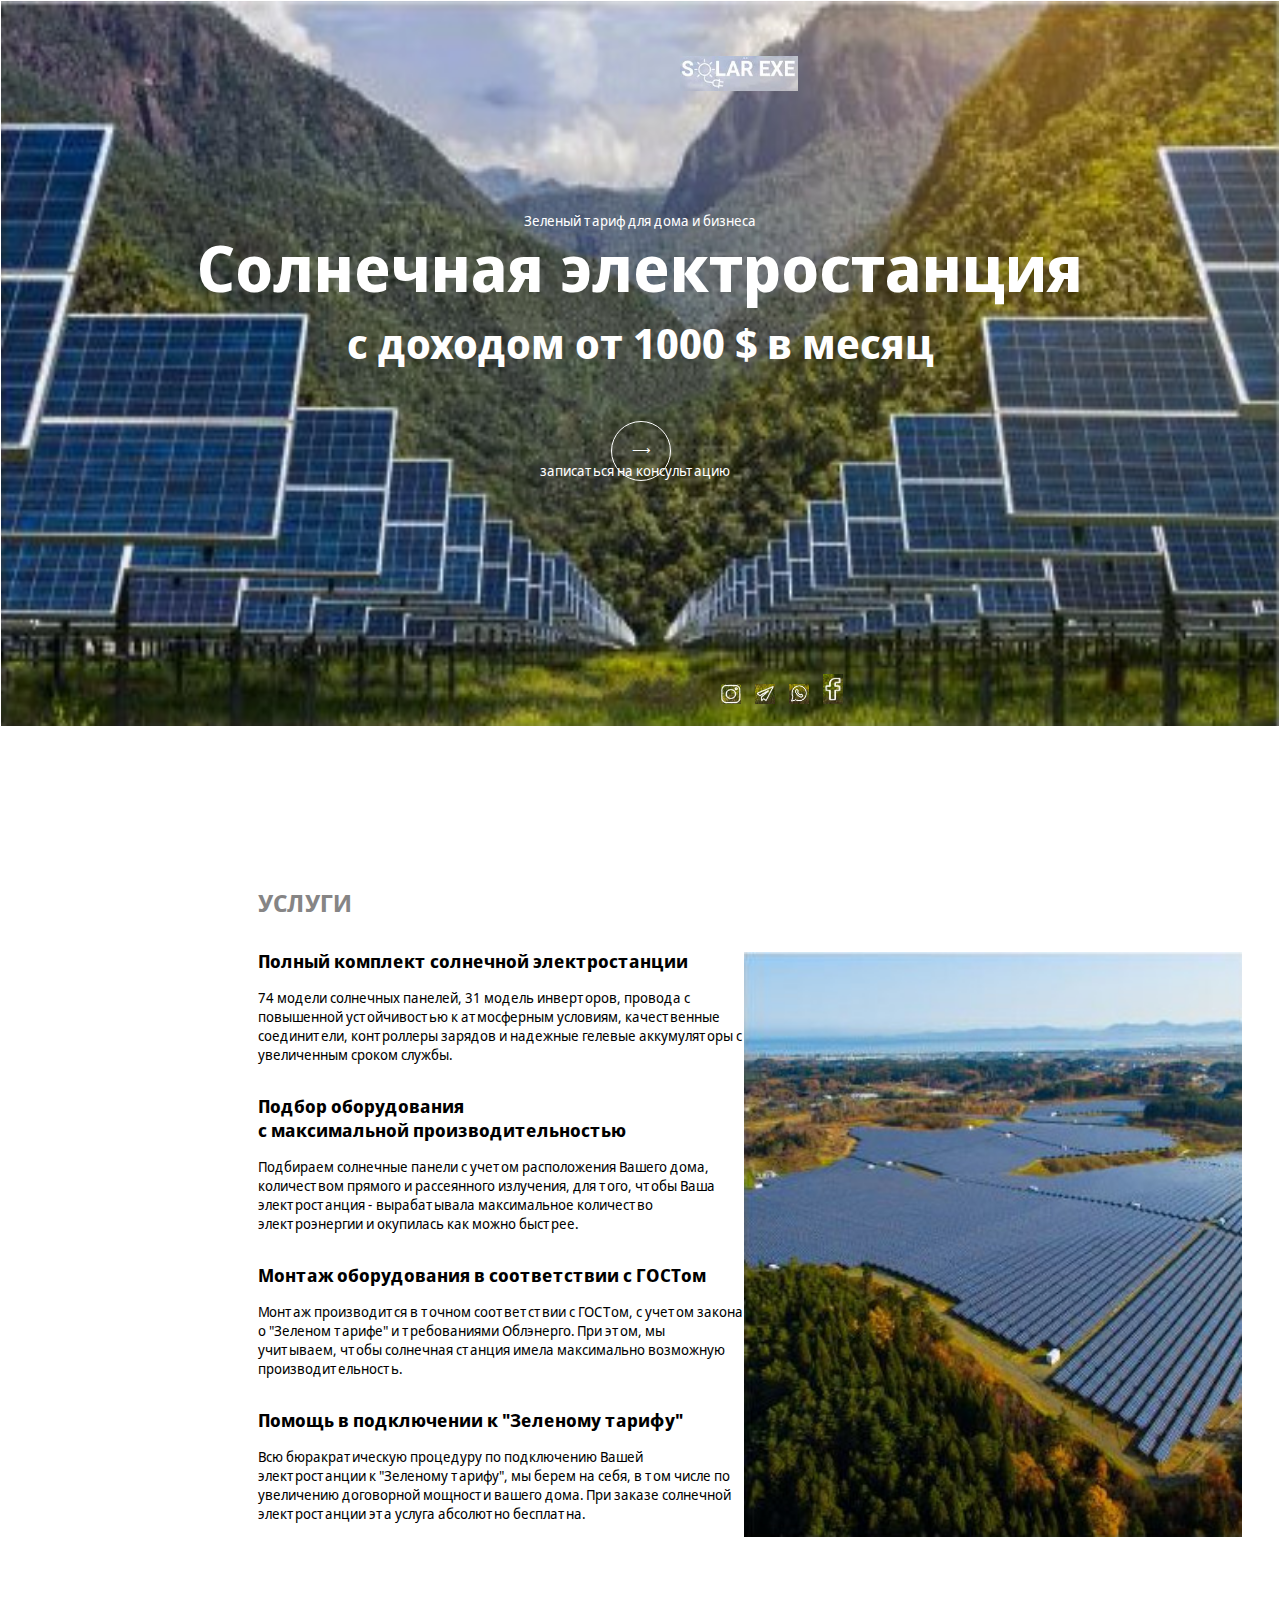
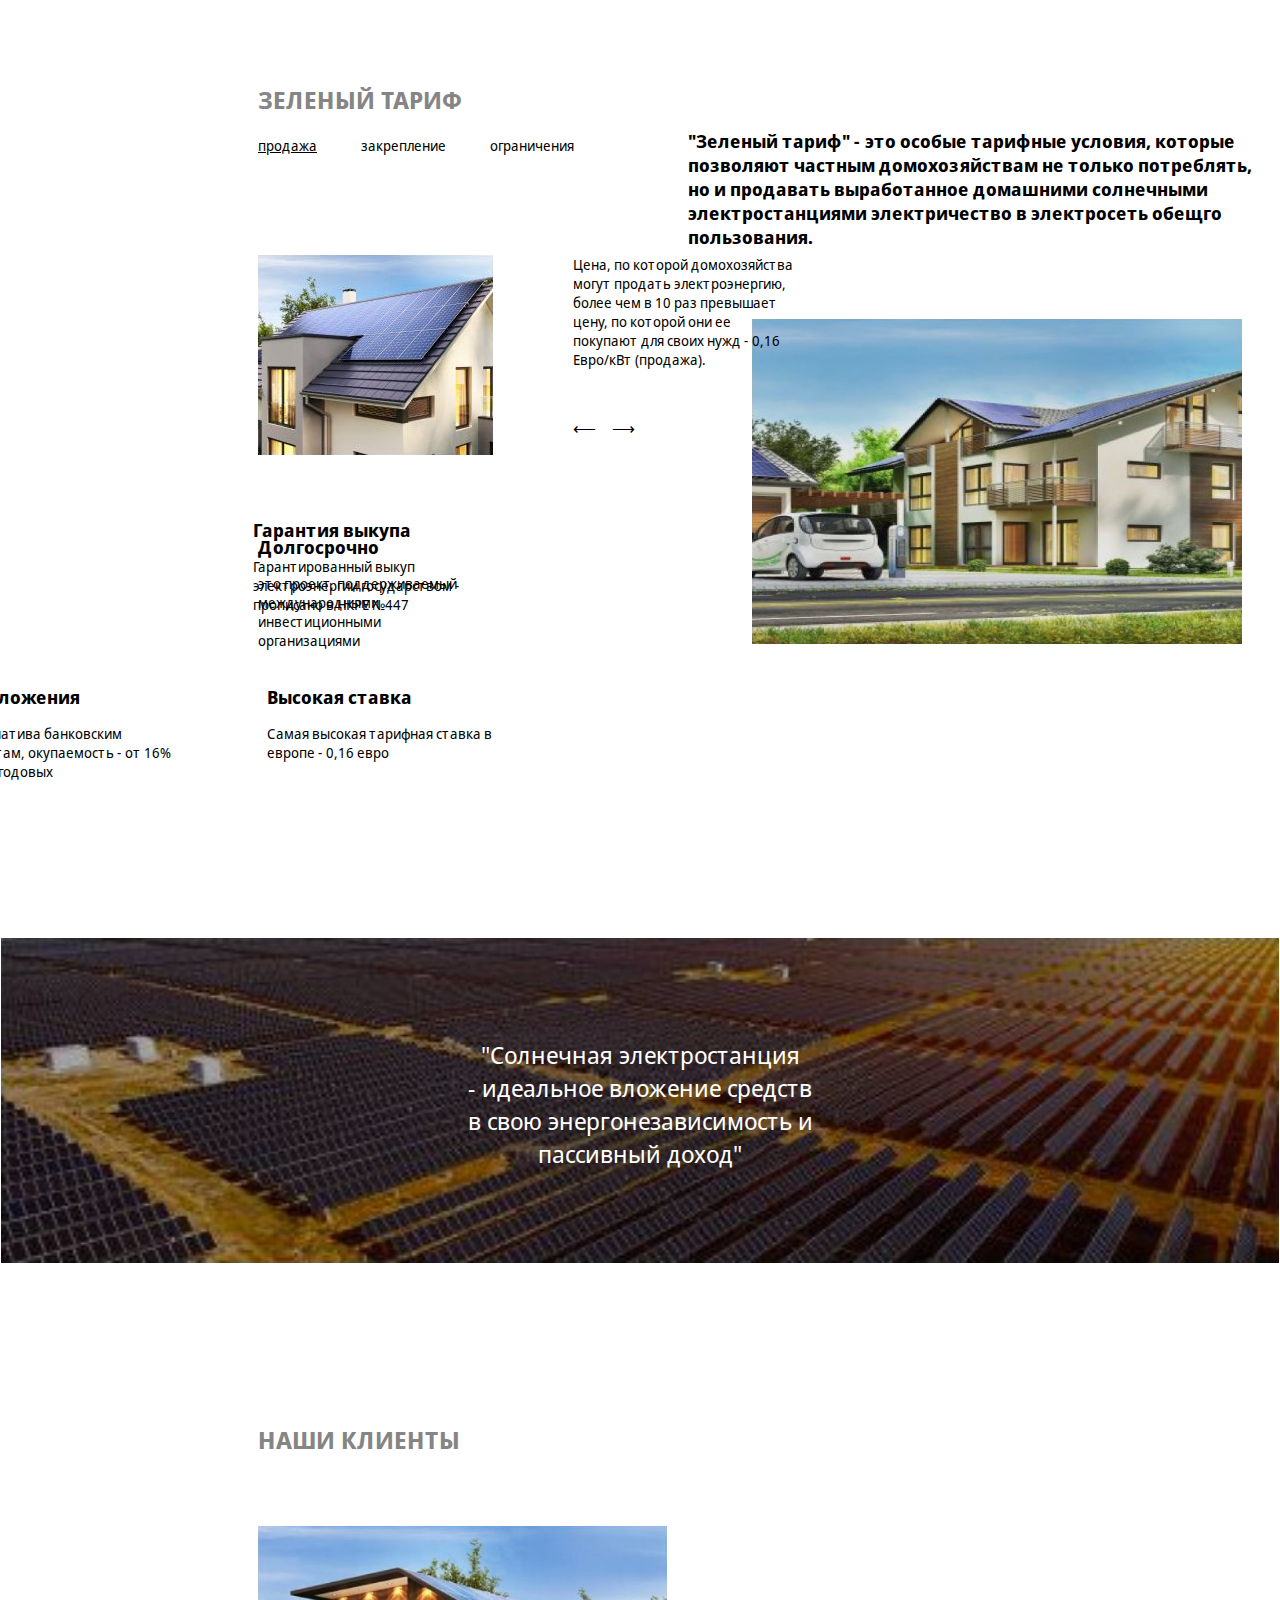
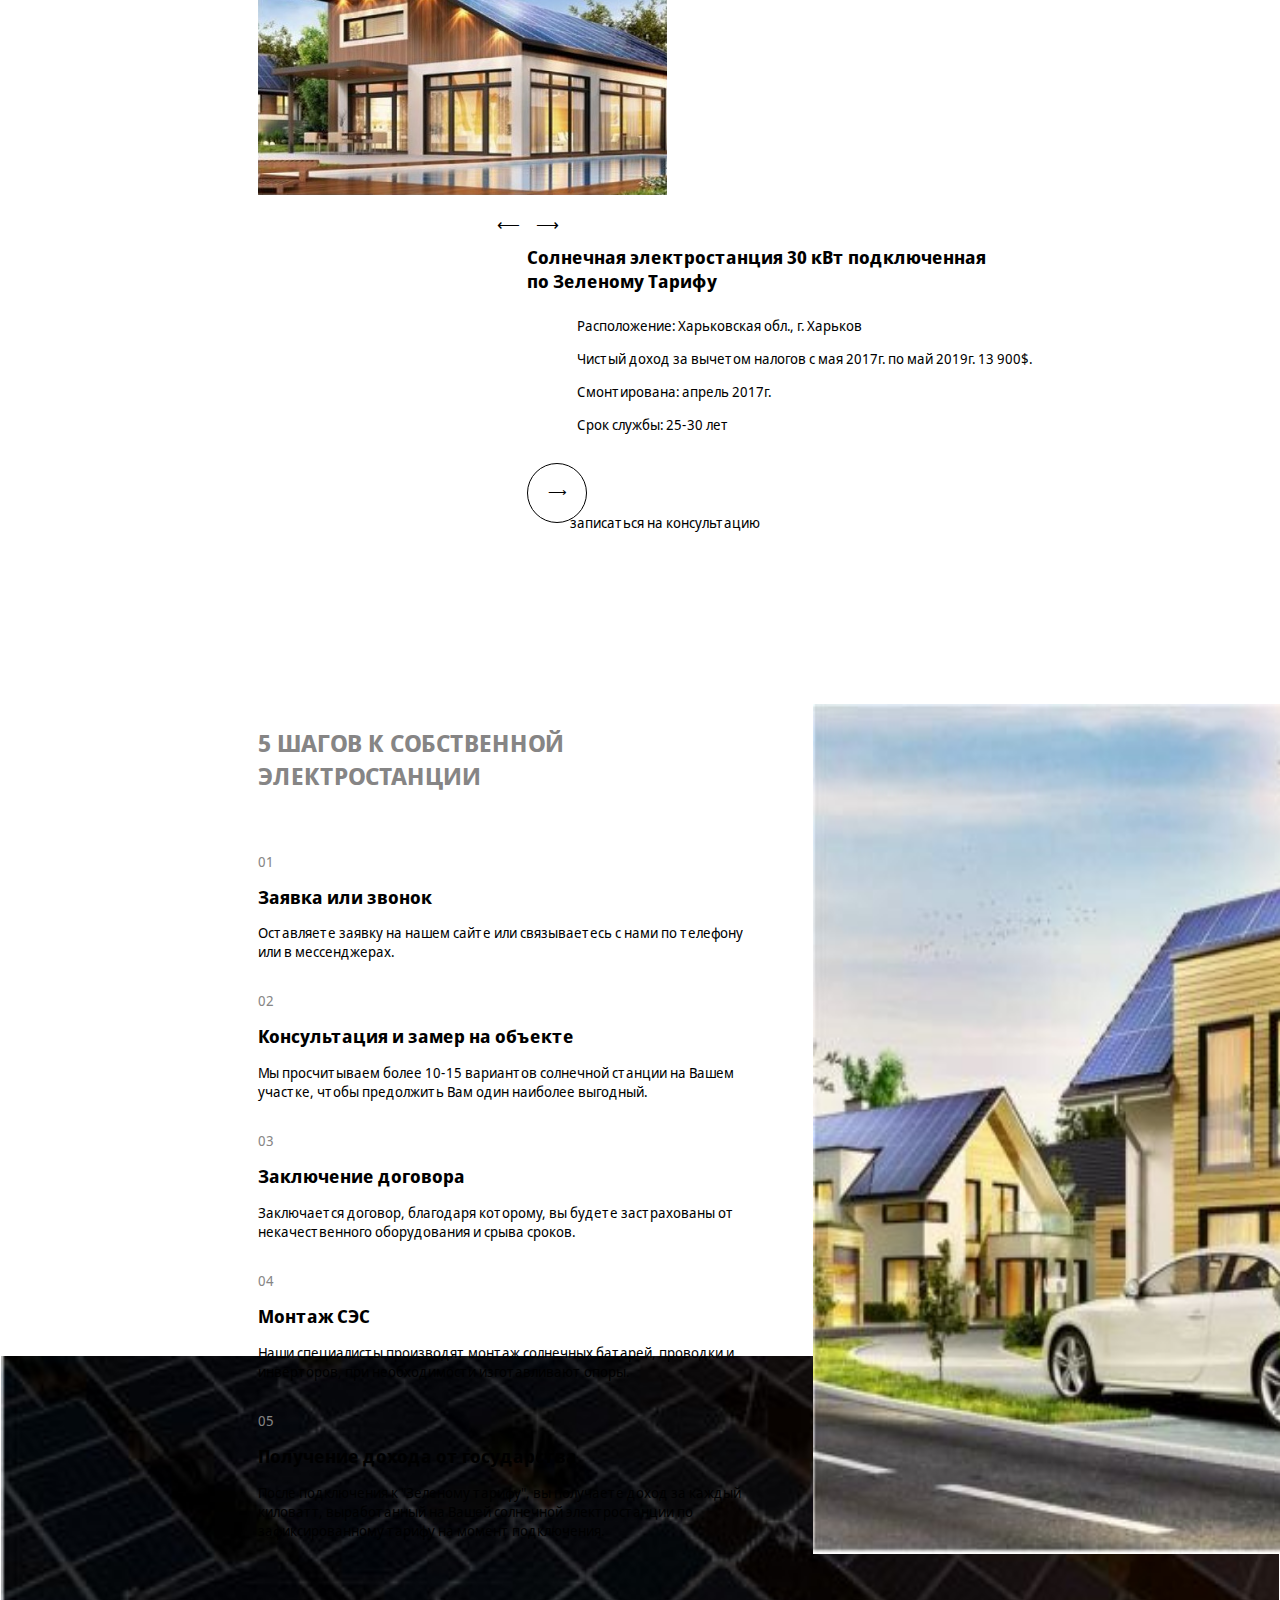
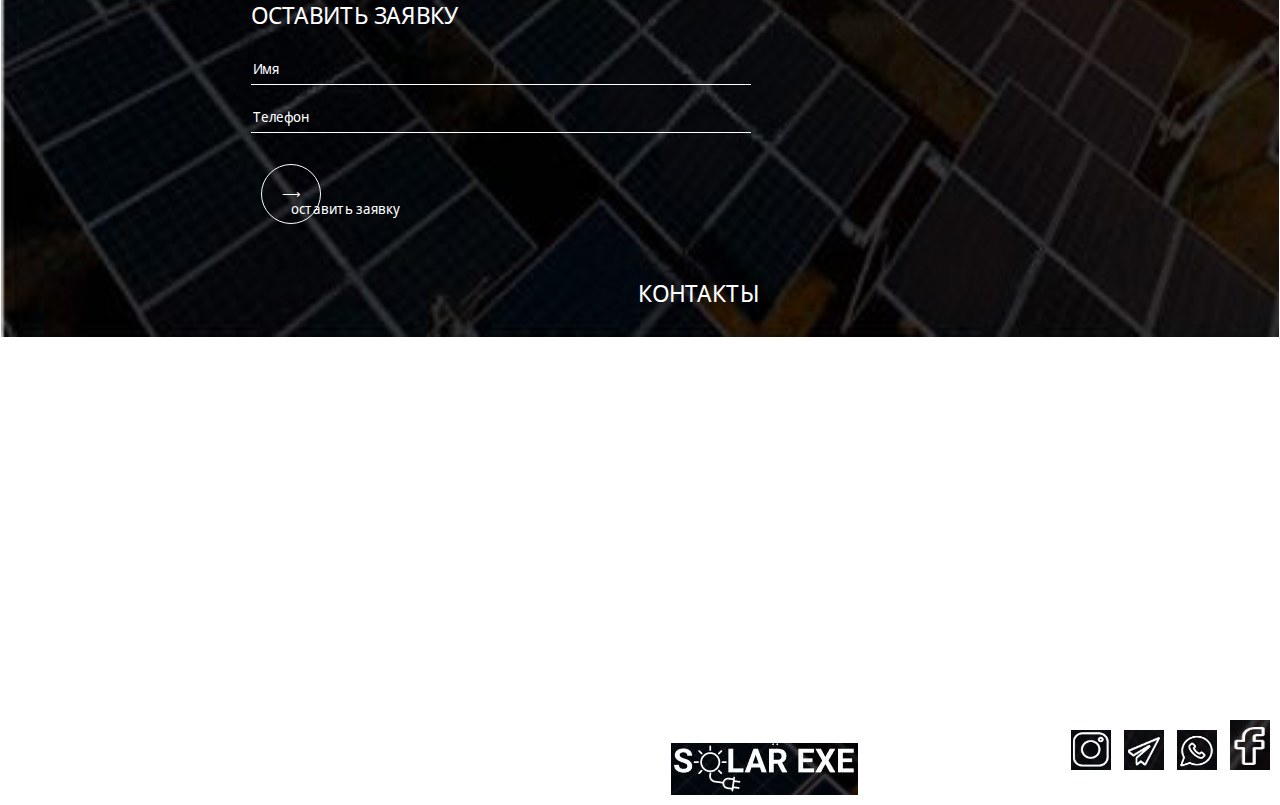
<file: index.html>
<! Doctype html>
<html>
<head>
<title></title>
<link rel="stylesheet" href="index.css">
<link href="https://fonts.googleapis.com/css2?family=Noto+Sans+Display&display=swap" rel="stylesheet">
</head>
<body>

<header>
<img src="img9.png" style="margin-left:679px; padding-top: 55px" width="118px" height="35px">
<p class="txt1">Зеленый тариф для дома и бизнеса</p>

<h1>Солнечная электростанция </h1>

<h2>с доходом от 1000 $ в месяц</h2>

<button class="oracle">&#10230;</button><br>
<p class="txt2">записаться на консультацию</p><br><br><br><br><br><br><br><br><br><br>
	<img src="inst.png" width="20px" height="20px" style="margin-left: 720px;">
	<img src="teleg.png" width="20px" height="20px" style="margin-left: 10px;">
	<img src="whats.png" width="20px" height="20px" style="margin-left: 10px;">
	<img src="face.png" width="20px" height="30px" style="margin-left: 10px;">

</header>

<article>
<div class="block1">
<h2 style="color: #868585; font-family: 'Noto Sans Display', sans-serif; font-style: bold; font-size: 24px; text-align: left; margin-top: 20px;">УСЛУГИ</h2>

<h2 style="font-family: 'Noto Sans Display', sans-serif; font-style: bold; font-size: 18px; text-align: left; color: #000000; margin-top: 30px">Полный комплект солнечной электростанции</h2>

<p style="font-family: 'Noto Sans Display', sans-serif; font-style: regular; font-size: 14px; text-align: left; color: #000000;">74 модели солнечных панелей, 31 модель инверторов, провода с<br> 
повышенной устойчивостью к атмосферным условиям, качественные<br>
соединители, контроллеры зарядов и надежные гелевые аккумуляторы с<br> 
увеличенным сроком службы.</p>

<h2 style="font-family: 'Noto Sans Display', sans-serif; font-style: bold; font-size: 18px; text-align: left; color: #000000; margin-top: 30px">Подбор оборудования <br> с максимальной производительностью</h2>

<p style="font-family: 'Noto Sans Display', sans-serif; font-style: regular; font-size: 14px; text-align: left; color: #000000;">Подбираем солнечные панели с учетом расположения Вашего дома,<br> 
количеством прямого и рассеянного излучения, для того, чтобы Ваша<br>
электростанция - вырабатывала максимальное количество<br> 
электроэнергии и окупилась как можно быстрее.</p>

<h2  style="font-family: 'Noto Sans Display', sans-serif; font-style: bold; font-size: 18px; text-align: left; color: #000000; margin-top: 30px">Монтаж оборудования в соответствии с ГОСТом</h2>

<p style="font-family: 'Noto Sans Display', sans-serif; font-style: regular; font-size: 14px; text-align: left; color: #000000;">Монтаж производится в точном соответствии с ГОСТом, с учетом закона<br> 
о "Зеленом тарифе" и требованиями Облэнерго. При этом, мы<br> 
учитываем, чтобы солнечная станция имела максимально возможную<br> 
производительность.</p>

<h2 style="font-family: 'Noto Sans Display', sans-serif; font-style: bold; font-size: 18px; text-align: left; color: #000000; margin-top: 30px">Помощь в подключении к "Зеленому тарифу"</h2>

<p style="font-family: 'Noto Sans Display', sans-serif; font-style: regular; font-size: 14px; text-align: left; color: #000000;">Всю бюракратическую процедуру по подключению Вашей<br> 
электростанции к "Зеленому тарифу", мы берем на себя, в том числе по<br> 
увеличению договорной мощности вашего дома. При заказе солнечной<br> 
электростанции эта услуга абсолютно бесплатна.</p>
<img src="img2.png" style="float: right; margin-right: 30px; margin-left: 30px; margin-top: -585px;" width="498px" height="585px">
</div>

<div class="block2">
<h2 style="color: #868585; font-family: 'Noto Sans Display', sans-serif; font-style: bold; font-size: 24px; text-align: left; margin-top: 20px;">ЗЕЛЕНЫЙ ТАРИФ</h2>

<ul>
	<li style="text-decoration: underline;">продажа</li>
	<li>закрепление</li>
	<li>ограничения</li>
</ul>

<div style="margin-top: 100px;">
<img src="img3.png" width="235px" height="200px" style="float: left; margin-right: 80px">
<p style="font-family: 'Noto Sans Display', sans-serif; font-style: regular; font-size: 14px; text-align: left; color: #000000;">Цена, по которой домохозяйства<br> 
могут продать электроэнергию,<br> 
более чем в 10 раз превышает<br> 
цену, по которой они ее<br> 
покупают для своих нужд - 0,16<br>
Евро/кВт (продажа).</p><br><br>
&#10229; &nbsp;&nbsp; &#10230;

<h2 style="color: #000000; font-family: 'Noto Sans Display', sans-serif; font-style: bold; font-size: 18px; text-align: left; margin-top: -290px; float: right; margin-right: 20px;">"Зеленый тариф" - это особые тарифные условия, которые<br> 
позволяют частным домохозяйствам не только потреблять,<br> 
но и продавать выработанное домашними солнечными<br>
электростанциями электричество в электросеть обещго<br> 
пользования.</h2>
<img src="img4.png" width="490px" height="325px" style="float: right; margin-right: 30px; margin-left: 30px; margin-top: -100px;">
</div>
<div style="float: left; margin-left: -320px; margin-top: 60px;">
<h2 style="color: #000000; font-family: 'Noto Sans Display', sans-serif; font-style: bold; font-size: 18px; text-align: left; margin-top: 20px;">Гарантия выкупа</h2>
<p style="font-family: 'Noto Sans Display', sans-serif; font-style: regular; font-size: 14px; text-align: left; color: #000000;">Гарантированный выкуп<br> 
электроэнергии государством -<br> 
прописано в НКРЕ №447</p>
</div>

<div style="float: left; margin-top: 60px;">
<h2 style="color: #000000; font-family: 'Noto Sans Display', sans-serif; font-style: bold; font-size: 18px; text-align: left; margin-top: 20px;">Долгосрочно</h2>
<p style="font-family: 'Noto Sans Display', sans-serif; font-style: regular; font-size: 14px; text-align: left; color: #000000;">это проект, поддерживаемый<br>
международными<br>
инвестиционными<br>
организациями</p>
</div>

<div style="float: left; margin-top: 150px; margin-left: -510px;">
<h2 style="color: #000000; font-family: 'Noto Sans Display', sans-serif; font-style: bold; font-size: 18px; text-align: left; margin-top: 80px;">Вид вложения</h2>
<p style="font-family: 'Noto Sans Display', sans-serif; font-style: regular; font-size: 14px; text-align: left; color: #000000;">Альтернатива банковским<br>
депозитам, окупаемость - от 16%<br>
до 18% годовых</p>
</div>

<div style="float: left; margin-top: 150px; margin-left: -190px;">
<h2 style="color: #000000; font-family: 'Noto Sans Display', sans-serif; font-style: bold; font-size: 18px; text-align: left; margin-top: 80px;">Высокая ставка</h2>
<p style="font-family: 'Noto Sans Display', sans-serif; font-style: regular; font-size: 14px; text-align: left; color: #000000;">Самая высокая тарифная ставка в<br> 
европе - 0,16 евро</p>
</div>
</div>
</div>

<div class="block3">
<p style="padding-top: 100px;">"Солнечная электростанция<br> 
- идеальное вложение средств<br>
в свою энергонезависимость и<br> 
пассивный доход"</p>
</div>

<div class="block4">
<h2 style="color: #868585; font-family: 'Noto Sans Display', sans-serif; font-style: bold; font-size: 24px; text-align: left; margin-top: 20px;">НАШИ КЛИЕНТЫ</h2>
<img src="img6.png" width="409px" height="269px" style="float: left; margin-right: 80px; margin-top: 50px;">
</div>
<p style="float: left; margin-top: 339px; margin-left: -250px;">&#10229; &nbsp;&nbsp; &#10230;</p>

<div class="block5">
<h2 style="font-family: 'Noto Sans Display', sans-serif; font-style: bold; font-size: 18px; text-align: left; color: #000000; margin-top: 50px; margin-left: -10px;">Солнечная электростанция 30 кВт подключенная<br> 
по Зеленому Тарифу</h2><br>

<p style="font-family: 'Noto Sans Display', sans-serif; font-style: regular; font-size: 14px; text-align: left; color: #000000; margin-left: 40px; margin-top: -10px;">Расположение: Харьковская обл., г. Харьков</p>

<p style="font-family: 'Noto Sans Display', sans-serif; font-style: regular; font-size: 14px; text-align: left; color: #000000; margin-left: 40px;">Чистый доход за вычетом налогов с мая 2017г. по май 2019г. 13 900$.</p>

<p style="font-family: 'Noto Sans Display', sans-serif; font-style: regular; font-size: 14px; text-align: left; color: #000000; margin-left: 40px;">Смонтирована: апрель 2017г.</p>

<p style="font-family: 'Noto Sans Display', sans-serif; font-style: regular; font-size: 14px; text-align: left; color: #000000; margin-left: 40px;">Срок службы: 25-30 лет</p>

<button class="oracle2">&#10230;</button><br>
<p class="txt3">записаться на консультацию</p>
</div>


<div class="block6">
<h2 style="color: #868585; font-family: 'Noto Sans Display', sans-serif; font-style: bold; font-size: 24px; text-align: left; margin-top: 20px;">5 ШАГОВ К СОБСТВЕННОЙ<br> ЭЛЕКТРОСТАНЦИИ</h2>
<p style="color: #868585; font-family: 'Noto Sans Display', sans-serif; font-style: bold; font-size: 14px; text-align: left; margin-top: 60px;">01</p>
<h2 style="font-family: 'Noto Sans Display', sans-serif; font-style: bold; font-size: 18px; text-align: left; color: #000000; margin-top: 10px">Заявка или звонок</h2>
<p style="font-family: 'Noto Sans Display', sans-serif; font-style: regular; font-size: 14px; text-align: left; color: #000000;">Оставляете заявку на нашем сайте или связываетесь с нами по телефону<br>
или в мессенджерах.</p>

<p style="color: #868585; font-family: 'Noto Sans Display', sans-serif; font-style: bold; font-size: 14px; text-align: left; margin-top: 30px;">02</p>
<h2 style="font-family: 'Noto Sans Display', sans-serif; font-style: bold; font-size: 18px; text-align: left; color: #000000; margin-top: 10px">Консультация и замер на объекте</h2>
<p style="font-family: 'Noto Sans Display', sans-serif; font-style: regular; font-size: 14px; text-align: left; color: #000000;">Мы просчитываем более 10-15 вариантов солнечной станции на Вашем<br>
участке, чтобы предолжить Вам один наиболее выгодный.</p>

<p style="color: #868585; font-family: 'Noto Sans Display', sans-serif; font-style: bold; font-size: 14px; text-align: left; margin-top: 30px;">03</p>
<h2 style="font-family: 'Noto Sans Display', sans-serif; font-style: bold; font-size: 18px; text-align: left; color: #000000; margin-top: 10px">Заключение договора </h2>
<p style="font-family: 'Noto Sans Display', sans-serif; font-style: regular; font-size: 14px; text-align: left; color: #000000;">Заключается договор, благодаря которому, вы будете застрахованы от<br>
некачественного оборудования и срыва сроков.</p>

<p style="color: #868585; font-family: 'Noto Sans Display', sans-serif; font-style: bold; font-size: 14px; text-align: left; margin-top: 30px;">04</p>
<h2 style="font-family: 'Noto Sans Display', sans-serif; font-style: bold; font-size: 18px; text-align: left; color: #000000; margin-top: 10px">Монтаж СЭС</h2>
<p style="font-family: 'Noto Sans Display', sans-serif; font-style: regular; font-size: 14px; text-align: left; color: #000000;">Наши специалисты производят монтаж солнечных батарей, проводки и<br> 
инверторов, при необходимости изготавливают опоры.</p>

<p style="color: #868585; font-family: 'Noto Sans Display', sans-serif; font-style: bold; font-size: 14px; text-align: left; margin-top: 30px;">05</p>
<h2 style="font-family: 'Noto Sans Display', sans-serif; font-style: bold; font-size: 18px; text-align: left; color: #000000; margin-top: 10px">Получение дохода от государства</h2>
<p style="font-family: 'Noto Sans Display', sans-serif; font-style: regular; font-size: 14px; text-align: left; color: #000000;">После подключения к "Зеленому тарифу", вы получаете доход за каждый<br>
киловатт, выработанный на Вашей солнечной электростанции по<br>
зафиксированному тарифу на момент подключения.</p>
<img src="img7.png" width="560px" height="850px" style="float: right; margin-right: -630px; margin-left: 30px; margin-top: -850px;">
</div>
</article>

<footer>
<div class="bottom">
<div class="block7">
<p style="font-family: 'Noto Sans Display', sans-serif; font-style: regular; font-size: 24px;">ОСТАВИТЬ ЗАЯВКУ</p>

<form>
	<input style="width: 500; height: 30px; background: transparent; border:hidden; border-bottom: 1px solid #ffffff;" type="text" placeholder="Имя"><br><br>
	<input style="width: 500; height: 30px; background: transparent; border:hidden; border-bottom: 1px solid #ffffff;" type="text" placeholder="Телефон" type="" placeholder="Телефон">
</form>
<button class="oracle3">&#10230;</button><br>
<p style="color:#ffffff; margin-top: -25px; margin-left: 40px; font-family: 'Noto Sans Display', sans-serif; font-style: regular; font-size: 14px;">оставить заявку</p>
</div>

<div class="block8">
<p style="font-family: 'Noto Sans Display', sans-serif; font-style: regular; font-size: 24px;">КОНТАКТЫ</p>

<p style="color:#ffffff; font-family: 'Noto Sans Display', sans-serif; font-style: regular; font-size: 14px;">Центарльный офис:<br>
г. Москва, ул.Гоголя 13, 1й этаж</p>

<p style="color:#ffffff; font-family: 'Noto Sans Display', sans-serif; font-style: regular; font-size: 14px;">Представительство в Киеве:<br>
г. Киев, ул. Э.Коновальця, 103 оф. 410</p>


<p style="color:#ffffff; font-family: 'Noto Sans Display', sans-serif; font-style: regular; font-size: 14px;">Представительства в Харькове, Одессе, Ростове, Сочи, Белгорода</p>

<p style="color:#ffffff; font-family: 'Noto Sans Display', sans-serif; font-style: regular; font-size: 14px;">+ 7 987 654-54-56<br>
+38 067 504-32-57</p>

<p style="color:#ffffff; font-family: 'Noto Sans Display', sans-serif; font-style: regular; font-size: 14px;">Ежедневно 08:00 - 20:00</p>
</div>

<div class="block9">
<p style="color:#ffffff; font-family: 'Noto Sans Display', sans-serif; font-style: regular; font-size: 14px; margin-top: -60px;">Политика конфиденциальности</p>
<img src="img10.png" width="187px" height="52px" style="margin-left: 420px; margin-top: -35px; padding-top: -35px">
<ul class="img">
	<li><img src="inst1.png" width="40px" height="40px"></li>
	<li><img src="teleg2.png" width="40px" height="40px" style="margin-left: 10px;"></li>
	<li><img src="whats2.png" width="40px" height="40px" style="margin-left: 10px;"></li>
	<li><img src="face2.png" width="40px" height="50px" style="margin-left:10px;"></li>
</ul>
</div>
</div>
</footer>
</body>
</html>
</file>
<file: index.css>
header {
	background-image: url(img1.png);
	background-repeat: no-repeat;
	background-size: 100% 100%;
	background-position: top;
	height: 725px;
	margin-left: -7px;
	margin-right: -7px;
	margin-top: -7px;
}

.txt1 {
	margin-top: 120px;
	text-align: center;
	font-family: 'Noto Sans Display', sans-serif;
	font-style: regular;
	font-size: 14px;
	color: #ffffff;
}

h1 {
	margin-top: -20px;
	text-align: center;
	font-family: 'Noto Sans Display', sans-serif;
	font-style: bold;
	font-size: 64px;
	color: #ffffff;
}

h2 {
	margin-top: -40px;
	text-align: center; 
	font-family: 'Noto Sans Display', sans-serif;
	font-style: regular;
	font-size: 42px;
	color: #ffffff;
}

.txt2 {
	margin-top: -20px;
	text-align: center;
	font-family: 'Noto Sans Display', sans-serif;
	font-style: regular;
	font-size: 14px;
	color: #ffffff;
	margin-left: -10px;
}

.oracle {
	margin-left: 610px;
	margin-top: 15px;
	border-radius: 50%;
	background: transparent;
	border: 1px solid #ffffff;
	width:60px;
	height: 60px;
	color: #ffffff;
}

.oracle:hover {
	background: #a9a32a;
}

.block1 {
	margin-left: 250px;
	text-align: left;
	margin-top: 160px;
}

.block2 {
	margin-left: 250px;
	text-align: left;
	margin-top: 160px;
}

ul {
	text-decoration: none;
	word-spacing: 80px;
}

ul li {
	display: inline-block;
	font-family: 'Noto Sans Display', sans-serif;
	font-style: regular;
	font-size: 14px;
	margin-left: -40px;
}

.block3 {
	background-image: url(img5.png);
	background-repeat: no-repeat;
	background-size: 100% 100%;
	margin-top: 500px;
	margin-left: -7px;
	margin-right: -7px;
	height: 325px;
	color: #ffffff;
	font-family: 'Noto Sans Display', sans-serif;
	font-size: regular;
	font-size: 24px;
	text-align: center;
}

.block4 {
	margin-left: 250px;
	text-align: left;
	margin-top: 160px;
}

.block5 {
	float: right;
	margin-right: 240px;
	text-align: left;
}

.block6 {
	float: left;
	margin-left: 250px;
	margin-top: 160px;
}

.block7 {
	float: left;
	margin-left: 250px;
	margin-top: 20px;
}

.block8 {
	float: right;
	margin-right: 200px;
	text-align: left;
	margin-top: 20px;
}

.oracle2 {
	margin-left: -10px;
	margin-top: 15px;
	border-radius: 50%;
	background: transparent;
	border: 1px solid #000000;
	width:60px;
	height: 60px;
	color: #000000;
}

.oracle2:hover {
	background: #a9a32a;
}

.txt3 {
	margin-top: -10px;
	text-align: center;
	font-family: 'Noto Sans Display', sans-serif;
	font-style: regular;
	font-size: 14px;
	color: #000000;
	margin-left: -240px;
}

.bottom {
	background-image: url(img8.png);
	background-repeat: no-repeat;
	background-size: 100% 100%;
	margin-top: 1500px;
	height: 581px;
	margin-left: -7px;
	margin-right: -7px;
	color: #ffffff;
}

.oracle3 {
	margin-left: 10px;
	margin-top: 15px;
	border-radius: 50%;
	background: transparent;
	border: 1px solid #ffffff;
	width:60px;
	height: 60px;
	color: #ffffff;
}

.oracle3:hover {
	background: #a9a32a;
}

.block9 {
	float: left;
	margin-left: 250px;
	margin-top: 250px;
	text-align: left;
	font-family: 'Noto Sans Display', sans-serif; 
	font-style: regular;
	font-size: 14px;
}

input::-webkit-input-placeholder {
	color: #ffffff;
	font-family: 'Noto Sans Display', sans-serif;
	font-style: regular;
	font-size: 14px;
}

.img {
	word-spacing: 40px;
	text-decoration: none;
	margin-left:820px;
	margin-top: -75px;
}
</file>
